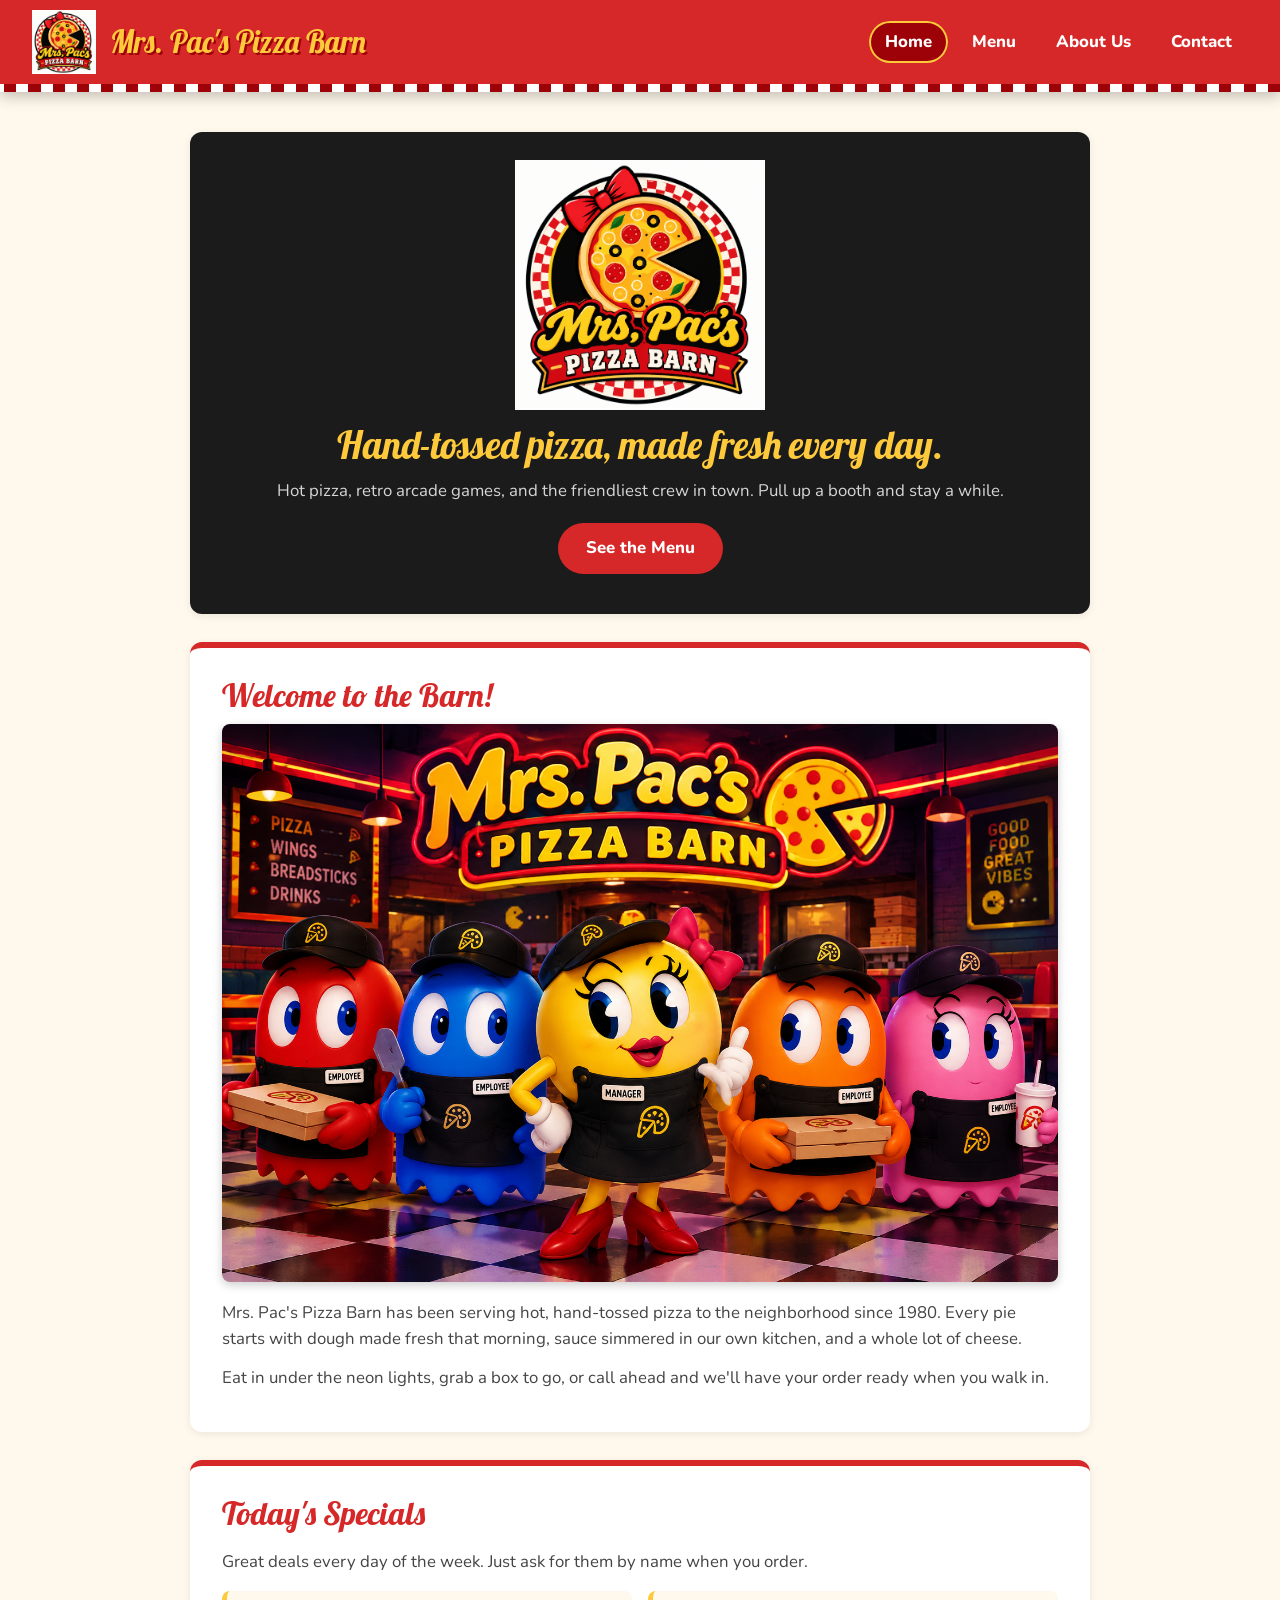
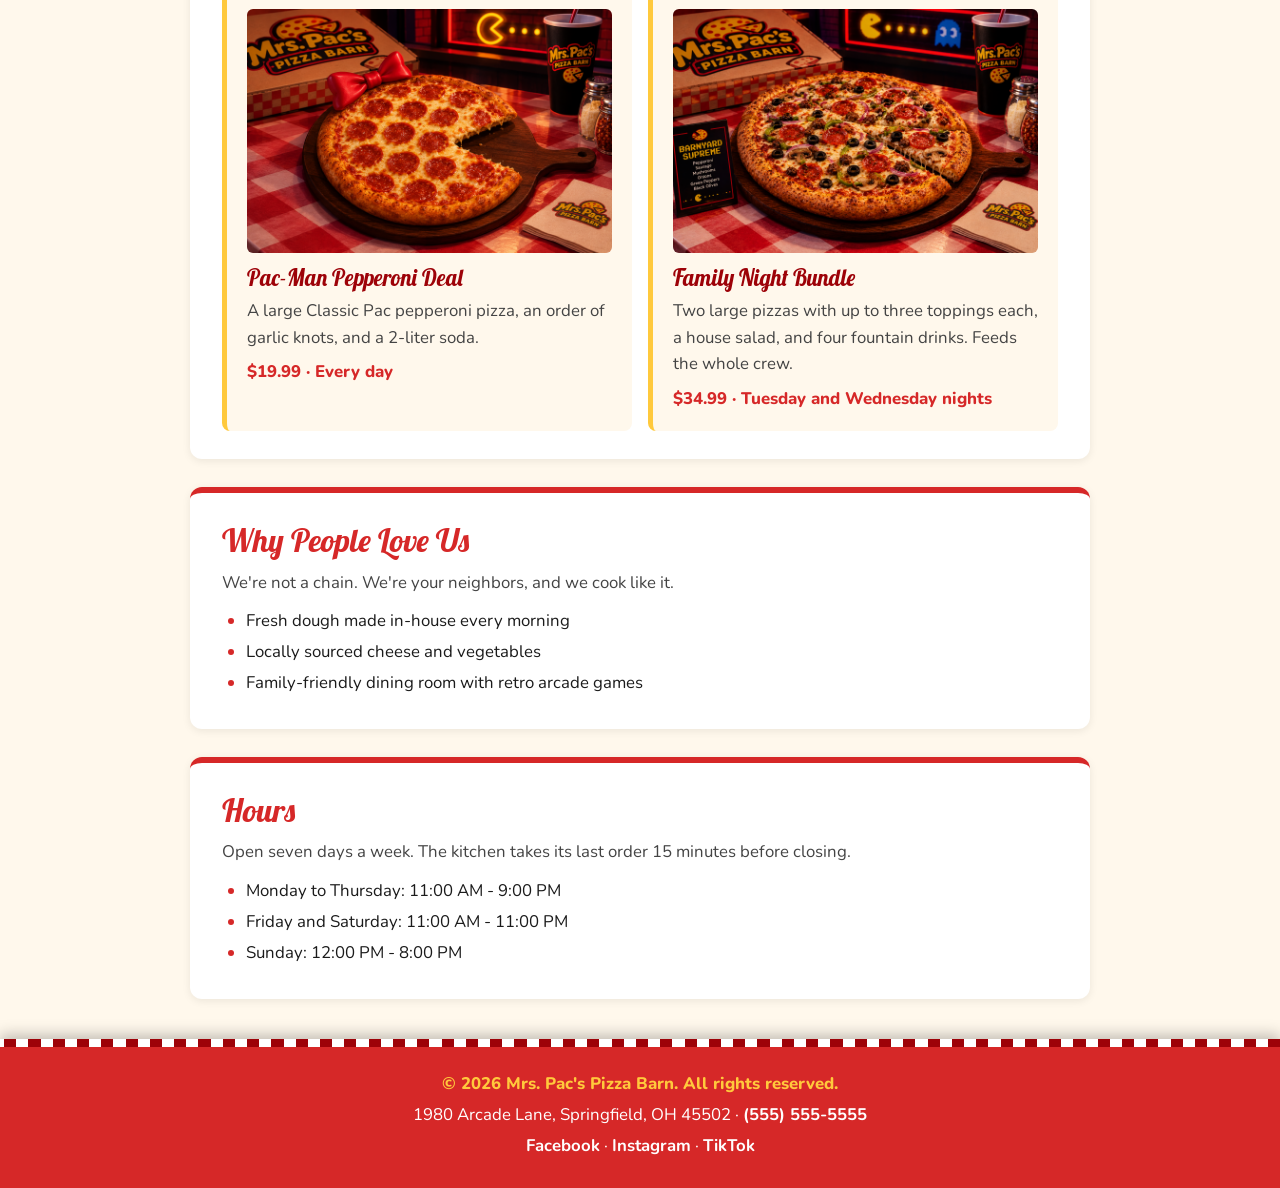
<file: index.html>
<!DOCTYPE html>
<html lang="en">
<head>
    <meta charset="UTF-8">
    <meta name="viewport" content="width=device-width, initial-scale=1.0">
    <meta name="description" content="Mrs. Pac's Pizza Barn - fresh, hand-tossed pizza made with love.">
    <title>Mrs. Pac's Pizza Barn | Home</title>

    <!-- Fonts used on the site -->
    <link rel="preconnect" href="https://fonts.googleapis.com">
    <link rel="preconnect" href="https://fonts.gstatic.com" crossorigin>
    <link href="https://fonts.googleapis.com/css2?family=Lobster&family=Nunito:wght@400;700;800&display=swap" rel="stylesheet">

    <!-- CSS file -->
    <link rel="stylesheet" href="style.css">
</head>
<body>

    <header>
        <img src="images/logo.png" alt="Mrs. Pac's Pizza Barn logo" width="64" height="64">
        <h1>Mrs. Pac's Pizza Barn</h1>

        <nav>
            <ul>
                <li><a href="index.html" aria-current="page">Home</a></li>
                <li><a href="menu.html">Menu</a></li>
                <li><a href="about.html">About Us</a></li>
                <li><a href="contact.html">Contact</a></li>
            </ul>
        </nav>
    </header>

    <main>

        <section class="hero">
            <img src="images/logo.png" alt="Mrs. Pac's Pizza Barn logo: a pizza with a slice missing, wearing a red bow, surrounded by a red and white checkered ring" width="250" height="250">
            <h2>Hand-tossed pizza, made fresh every day.</h2>
            <p>Hot pizza, retro arcade games, and the friendliest crew in town. Pull up a booth and stay a while.</p>
            <p><a href="menu.html">See the Menu</a></p>
        </section>

        <section>
            <h2>Welcome to the Barn!</h2>
            <img src="images/team.png" alt="Mrs. Pac and her four ghost employees in black aprons and caps, standing in the neon-lit restaurant holding pizza boxes, a pizza peel, and a drink" width="1200" height="800">
            <p>Mrs. Pac's Pizza Barn has been serving hot, hand-tossed pizza to the neighborhood since 1980. Every pie starts with dough made fresh that morning, sauce simmered in our own kitchen, and a whole lot of cheese.</p>
            <p>Eat in under the neon lights, grab a box to go, or call ahead and we'll have your order ready when you walk in.</p>
        </section>

        <section>
            <h2>Today's Specials</h2>
            <p>Great deals every day of the week. Just ask for them by name when you order.</p>

            <article>
                <img src="images/classic-pac.png" alt="A pepperoni pizza with one slice missing and a red bow on the crust, on a wooden board" width="1200" height="800">
                <h3>Pac-Man Pepperoni Deal</h3>
                <p>A large Classic Pac pepperoni pizza, an order of garlic knots, and a 2-liter soda.</p>
                <p class="price">$19.99 &middot; Every day</p>
            </article>

            <article>
                <img src="images/barnyard-supreme.png" alt="A Barnyard Supreme pizza loaded with pepperoni, sausage, mushrooms, onions, peppers, and olives" width="1200" height="800">
                <h3>Family Night Bundle</h3>
                <p>Two large pizzas with up to three toppings each, a house salad, and four fountain drinks. Feeds the whole crew.</p>
                <p class="price">$34.99 &middot; Tuesday and Wednesday nights</p>
            </article>
        </section>

        <section>
            <h2>Why People Love Us</h2>
            <p>We're not a chain. We're your neighbors, and we cook like it.</p>
            <ul>
                <li>Fresh dough made in-house every morning</li>
                <li>Locally sourced cheese and vegetables</li>
                <li>Family-friendly dining room with retro arcade games</li>
            </ul>
        </section>

        <section>
            <h2>Hours</h2>
            <p>Open seven days a week. The kitchen takes its last order 15 minutes before closing.</p>
            <ul>
                <li>Monday to Thursday: 11:00 AM - 9:00 PM</li>
                <li>Friday and Saturday: 11:00 AM - 11:00 PM</li>
                <li>Sunday: 12:00 PM - 8:00 PM</li>
            </ul>
        </section>

    </main>

    <footer>
        <p>&copy; 2026 Mrs. Pac's Pizza Barn. All rights reserved.</p>
        <p>1980 Arcade Lane, Springfield, OH 45502 &middot; <a href="tel:+15555555555">(555) 555-5555</a></p>
        <p><a href="#">Facebook</a> &middot; <a href="#">Instagram</a> &middot; <a href="#">TikTok</a></p>
    </footer>

</body>
</html>
</file>
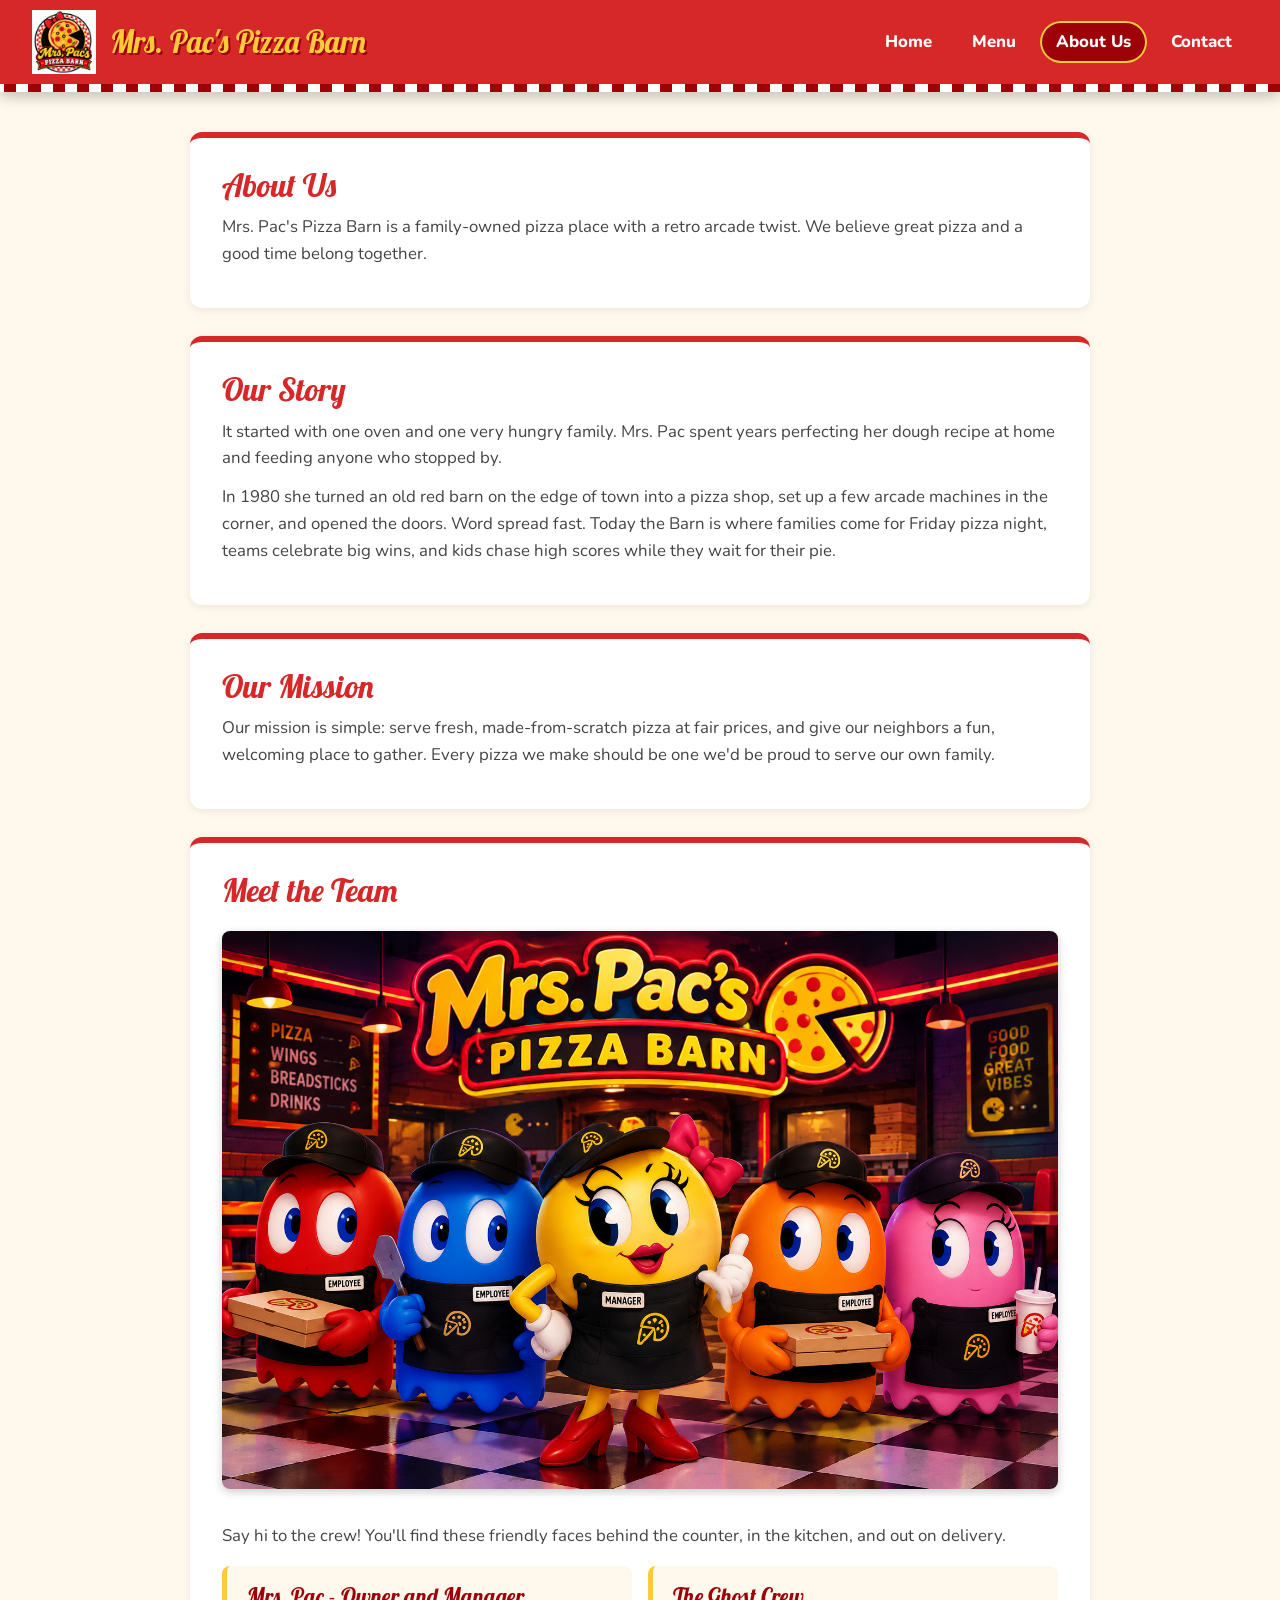
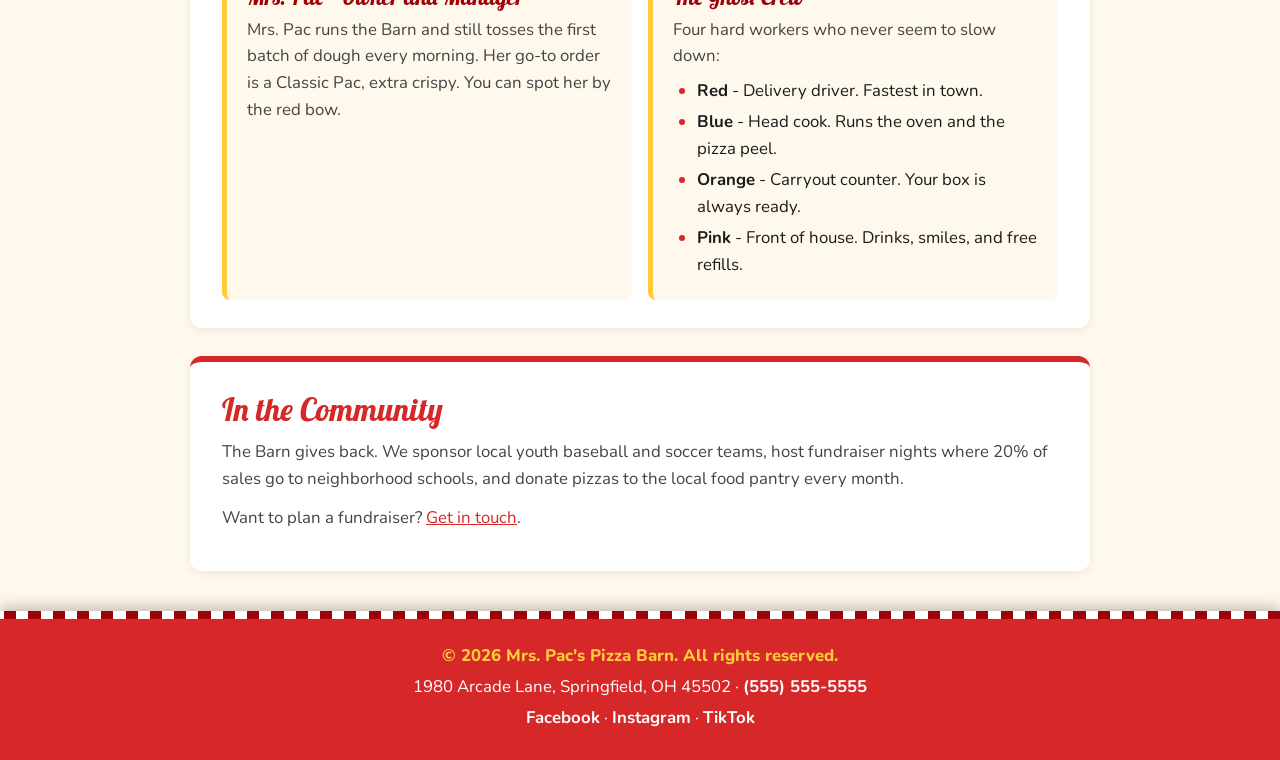
<file: about.html>
<!DOCTYPE html>
<html lang="en">
<head>
    <meta charset="UTF-8">
    <meta name="viewport" content="width=device-width, initial-scale=1.0">
    <meta name="description" content="Learn the story behind Mrs. Pac's Pizza Barn.">
    <title>Mrs. Pac's Pizza Barn | About Us</title>

    <!-- Fonts used on the site -->
    <link rel="preconnect" href="https://fonts.googleapis.com">
    <link rel="preconnect" href="https://fonts.gstatic.com" crossorigin>
    <link href="https://fonts.googleapis.com/css2?family=Lobster&family=Nunito:wght@400;700;800&display=swap" rel="stylesheet">

    <!-- CSS file -->
    <link rel="stylesheet" href="style.css">
</head>
<body>

    <header>
        <img src="images/logo.png" alt="Mrs. Pac's Pizza Barn logo" width="64" height="64">
        <h1>Mrs. Pac's Pizza Barn</h1>

        <nav>
            <ul>
                <li><a href="index.html">Home</a></li>
                <li><a href="menu.html">Menu</a></li>
                <li><a href="about.html" aria-current="page">About Us</a></li>
                <li><a href="contact.html">Contact</a></li>
            </ul>
        </nav>
    </header>

    <main>

        <section>
            <h2>About Us</h2>
            <p>Mrs. Pac's Pizza Barn is a family-owned pizza place with a retro arcade twist. We believe great pizza and a good time belong together.</p>
        </section>

        <section>
            <h2>Our Story</h2>
            <p>It started with one oven and one very hungry family. Mrs. Pac spent years perfecting her dough recipe at home and feeding anyone who stopped by.</p>
            <p>In 1980 she turned an old red barn on the edge of town into a pizza shop, set up a few arcade machines in the corner, and opened the doors. Word spread fast. Today the Barn is where families come for Friday pizza night, teams celebrate big wins, and kids chase high scores while they wait for their pie.</p>
        </section>

        <section>
            <h2>Our Mission</h2>
            <p>Our mission is simple: serve fresh, made-from-scratch pizza at fair prices, and give our neighbors a fun, welcoming place to gather. Every pizza we make should be one we'd be proud to serve our own family.</p>
        </section>

        <section>
            <h2>Meet the Team</h2>
            <img src="images/team.png" alt="Mrs. Pac in a black apron with a Manager name tag, standing with four ghost employees in red, blue, orange, and pink" width="1200" height="800">
            <p>Say hi to the crew! You'll find these friendly faces behind the counter, in the kitchen, and out on delivery.</p>

            <article>
                <h3>Mrs. Pac - Owner and Manager</h3>
                <p>Mrs. Pac runs the Barn and still tosses the first batch of dough every morning. Her go-to order is a Classic Pac, extra crispy. You can spot her by the red bow.</p>
            </article>

            <article>
                <h3>The Ghost Crew</h3>
                <p>Four hard workers who never seem to slow down:</p>
                <ul>
                    <li><strong>Red</strong> - Delivery driver. Fastest in town.</li>
                    <li><strong>Blue</strong> - Head cook. Runs the oven and the pizza peel.</li>
                    <li><strong>Orange</strong> - Carryout counter. Your box is always ready.</li>
                    <li><strong>Pink</strong> - Front of house. Drinks, smiles, and free refills.</li>
                </ul>
            </article>
        </section>

        <section>
            <h2>In the Community</h2>
            <p>The Barn gives back. We sponsor local youth baseball and soccer teams, host fundraiser nights where 20% of sales go to neighborhood schools, and donate pizzas to the local food pantry every month.</p>
            <p>Want to plan a fundraiser? <a href="contact.html">Get in touch</a>.</p>
        </section>

    </main>

    <footer>
        <p>&copy; 2026 Mrs. Pac's Pizza Barn. All rights reserved.</p>
        <p>1980 Arcade Lane, Springfield, OH 45502 &middot; <a href="tel:+15555555555">(555) 555-5555</a></p>
        <p><a href="#">Facebook</a> &middot; <a href="#">Instagram</a> &middot; <a href="#">TikTok</a></p>
    </footer>

</body>
</html>
</file>
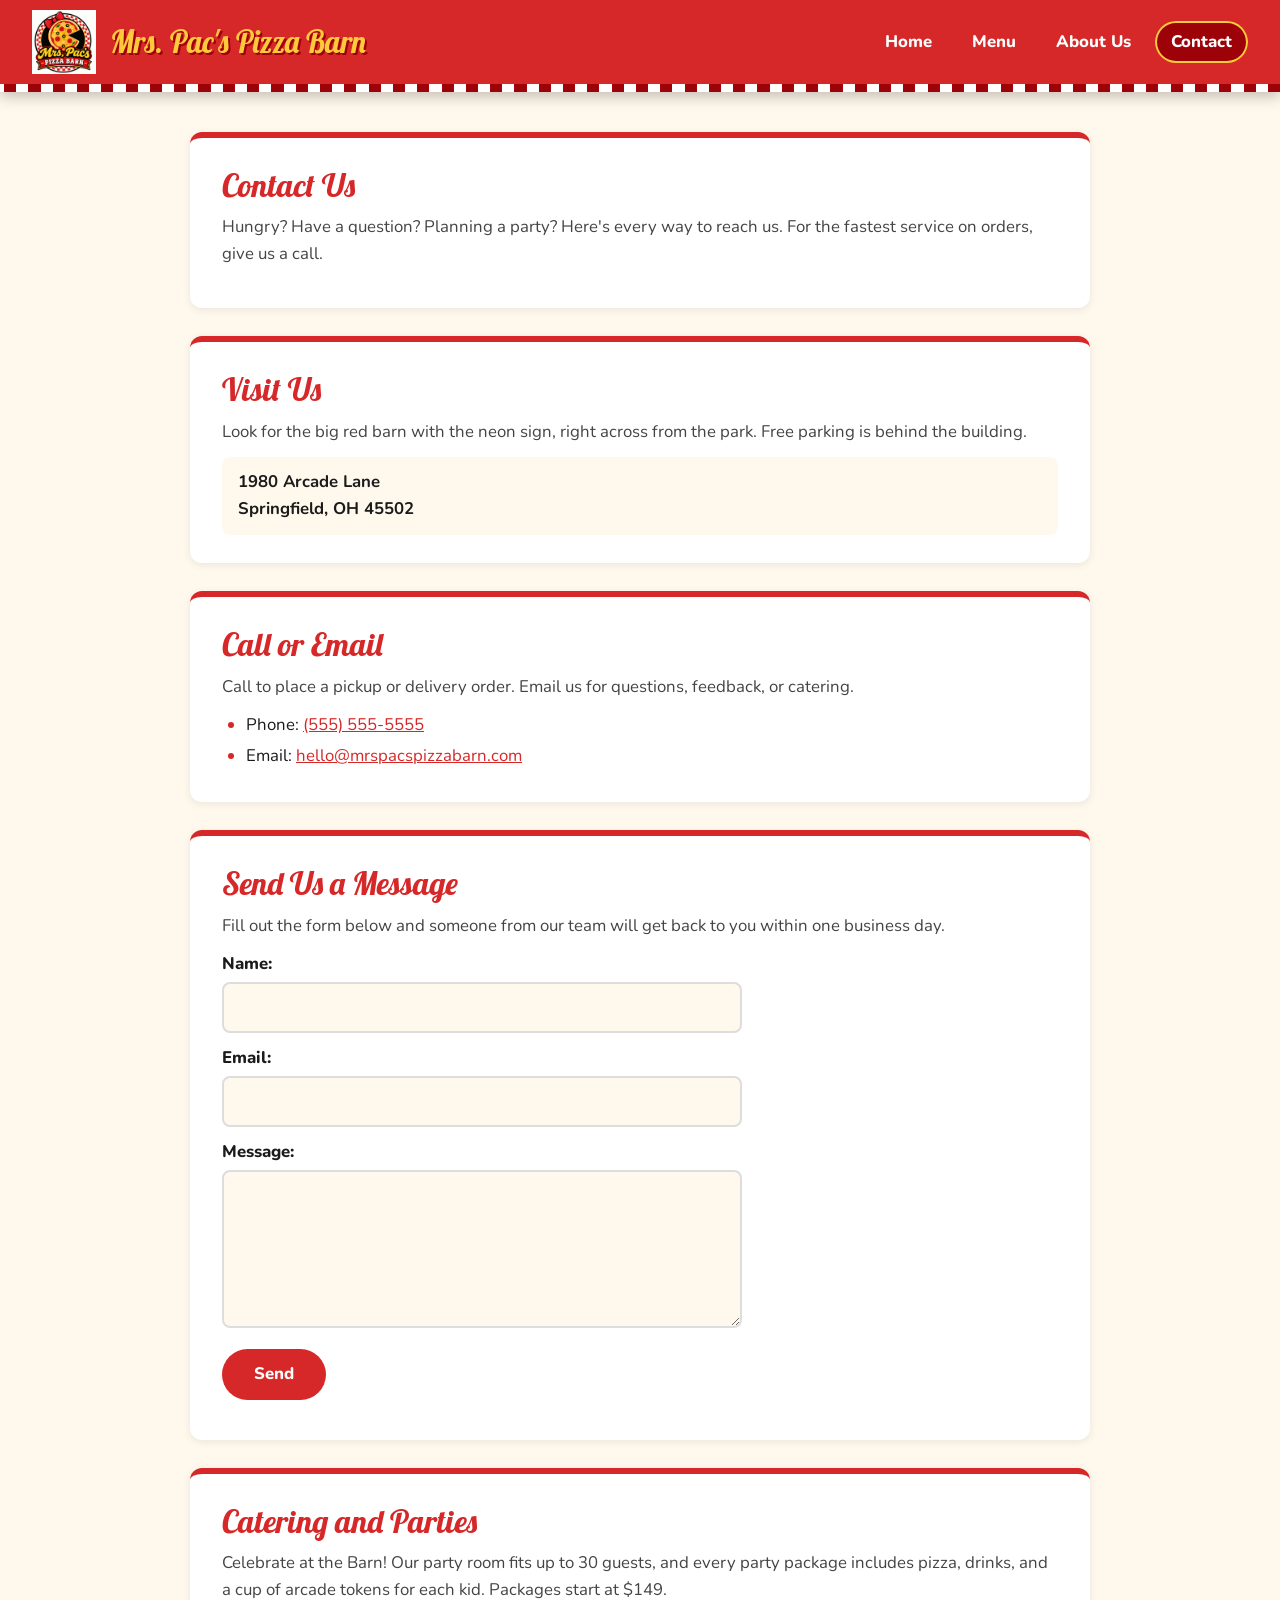
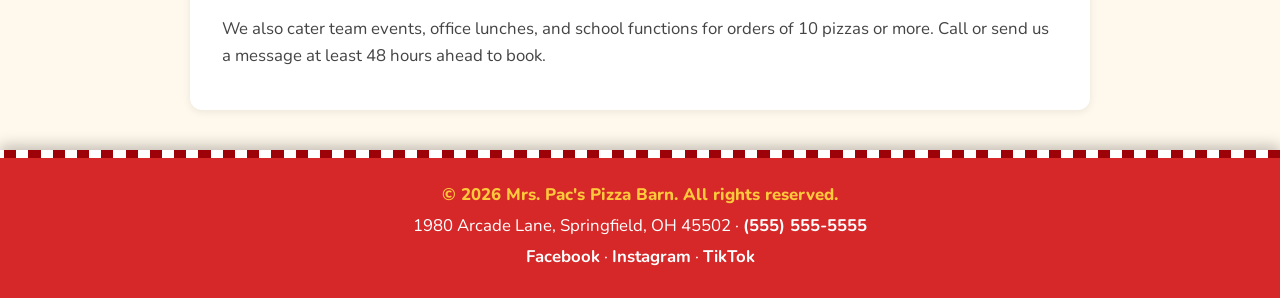
<file: contact.html>
<!DOCTYPE html>
<html lang="en">
<head>
    <meta charset="UTF-8">
    <meta name="viewport" content="width=device-width, initial-scale=1.0">
    <meta name="description" content="Contact Mrs. Pac's Pizza Barn - location, phone, and message form.">
    <title>Mrs. Pac's Pizza Barn | Contact</title>

    <!-- Fonts used on the site -->
    <link rel="preconnect" href="https://fonts.googleapis.com">
    <link rel="preconnect" href="https://fonts.gstatic.com" crossorigin>
    <link href="https://fonts.googleapis.com/css2?family=Lobster&family=Nunito:wght@400;700;800&display=swap" rel="stylesheet">

    <!-- CSS file -->
    <link rel="stylesheet" href="style.css">
</head>
<body>

    <header>
        <img src="images/logo.png" alt="Mrs. Pac's Pizza Barn logo" width="64" height="64">
        <h1>Mrs. Pac's Pizza Barn</h1>

        <nav>
            <ul>
                <li><a href="index.html">Home</a></li>
                <li><a href="menu.html">Menu</a></li>
                <li><a href="about.html">About Us</a></li>
                <li><a href="contact.html" aria-current="page">Contact</a></li>
            </ul>
        </nav>
    </header>

    <main>

        <section>
            <h2>Contact Us</h2>
            <p>Hungry? Have a question? Planning a party? Here's every way to reach us. For the fastest service on orders, give us a call.</p>
        </section>

        <section>
            <h2>Visit Us</h2>
            <p>Look for the big red barn with the neon sign, right across from the park. Free parking is behind the building.</p>
            <address>
                1980 Arcade Lane<br>
                Springfield, OH 45502
            </address>
        </section>

        <section>
            <h2>Call or Email</h2>
            <p>Call to place a pickup or delivery order. Email us for questions, feedback, or catering.</p>
            <ul>
                <li>Phone: <a href="tel:+15555555555">(555) 555-5555</a></li>
                <li>Email: <a href="mailto:hello@mrspacspizzabarn.com">hello@mrspacspizzabarn.com</a></li>
            </ul>
        </section>

        <section>
            <h2>Send Us a Message</h2>
            <p>Fill out the form below and someone from our team will get back to you within one business day.</p>

            <form>
                <p>
                    <label for="name">Name:</label>
                    <input type="text" id="name" name="name">
                </p>
                <p>
                    <label for="email">Email:</label>
                    <input type="email" id="email" name="email">
                </p>
                <p>
                    <label for="message">Message:</label>
                    <textarea id="message" name="message" rows="5"></textarea>
                </p>
                <p>
                    <button type="submit">Send</button>
                </p>
            </form>
        </section>

        <section>
            <h2>Catering and Parties</h2>
            <p>Celebrate at the Barn! Our party room fits up to 30 guests, and every party package includes pizza, drinks, and a cup of arcade tokens for each kid. Packages start at $149.</p>
            <p>We also cater team events, office lunches, and school functions for orders of 10 pizzas or more. Call or send us a message at least 48 hours ahead to book.</p>
        </section>

    </main>

    <footer>
        <p>&copy; 2026 Mrs. Pac's Pizza Barn. All rights reserved.</p>
        <p>1980 Arcade Lane, Springfield, OH 45502 &middot; <a href="tel:+15555555555">(555) 555-5555</a></p>
        <p><a href="#">Facebook</a> &middot; <a href="#">Instagram</a> &middot; <a href="#">TikTok</a></p>
    </footer>

</body>
</html>
</file>
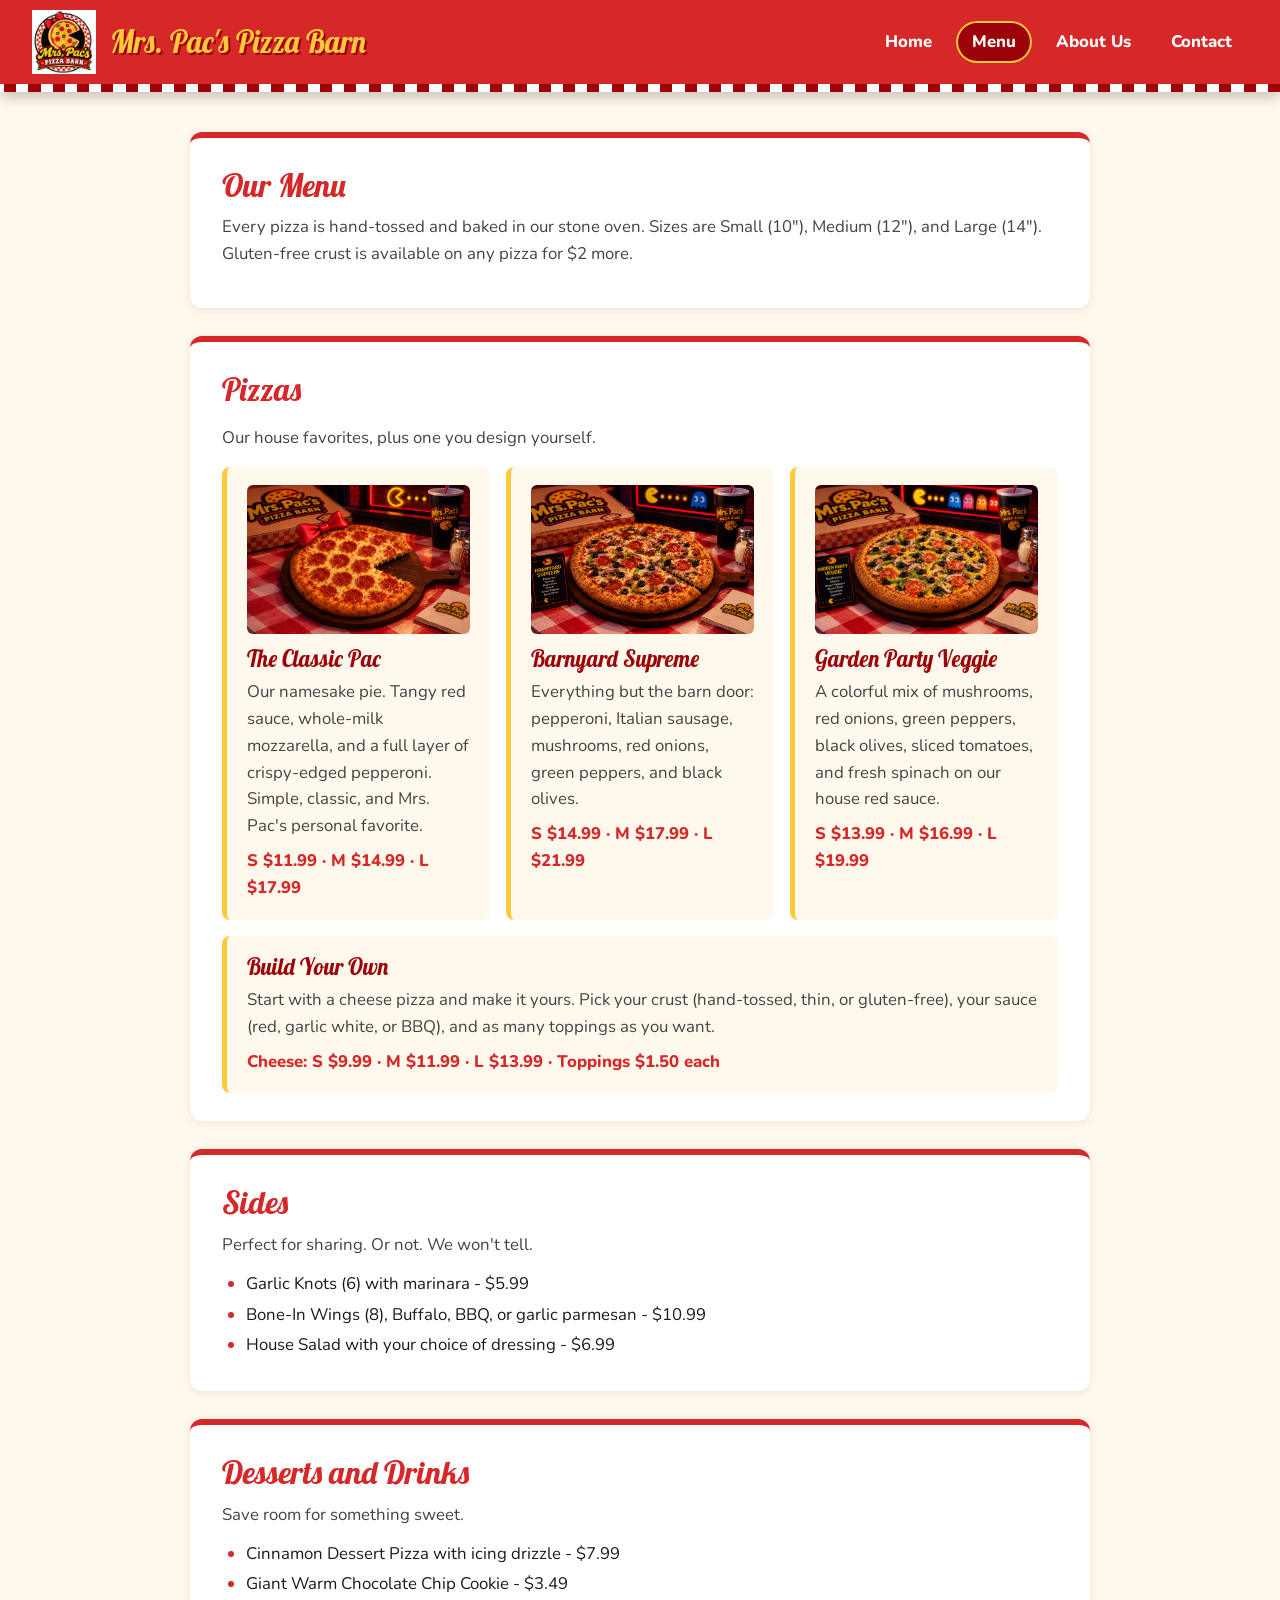
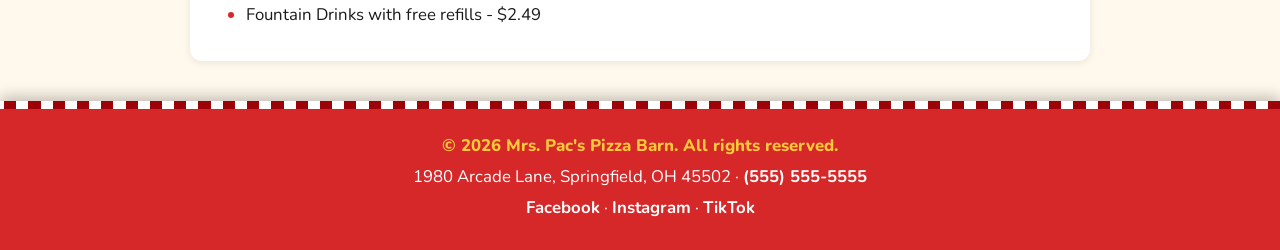
<file: menu.html>
<!DOCTYPE html>
<html lang="en">
<head>
    <meta charset="UTF-8">
    <meta name="viewport" content="width=device-width, initial-scale=1.0">
    <meta name="description" content="The full menu at Mrs. Pac's Pizza Barn - pizzas, sides, and desserts.">
    <title>Mrs. Pac's Pizza Barn | Menu</title>

    <!-- Fonts used on the site -->
    <link rel="preconnect" href="https://fonts.googleapis.com">
    <link rel="preconnect" href="https://fonts.gstatic.com" crossorigin>
    <link href="https://fonts.googleapis.com/css2?family=Lobster&family=Nunito:wght@400;700;800&display=swap" rel="stylesheet">

    <!-- CSS file -->
    <link rel="stylesheet" href="style.css">
</head>
<body>

    <header>
        <img src="images/logo.png" alt="Mrs. Pac's Pizza Barn logo" width="64" height="64">
        <h1>Mrs. Pac's Pizza Barn</h1>

        <nav>
            <ul>
                <li><a href="index.html">Home</a></li>
                <li><a href="menu.html" aria-current="page">Menu</a></li>
                <li><a href="about.html">About Us</a></li>
                <li><a href="contact.html">Contact</a></li>
            </ul>
        </nav>
    </header>

    <main>

        <section>
            <h2>Our Menu</h2>
            <p>Every pizza is hand-tossed and baked in our stone oven. Sizes are Small (10"), Medium (12"), and Large (14"). Gluten-free crust is available on any pizza for $2 more.</p>
        </section>

        <section>
            <h2>Pizzas</h2>
            <p>Our house favorites, plus one you design yourself.</p>

            <article>
                <img src="images/classic-pac.png" alt="A Classic Pac pepperoni pizza with one slice missing and a red bow on the crust" width="1200" height="800">
                <h3>The Classic Pac</h3>
                <p>Our namesake pie. Tangy red sauce, whole-milk mozzarella, and a full layer of crispy-edged pepperoni. Simple, classic, and Mrs. Pac's personal favorite.</p>
                <p class="price">S $11.99 &middot; M $14.99 &middot; L $17.99</p>
            </article>

            <article>
                <img src="images/barnyard-supreme.png" alt="A Barnyard Supreme pizza with pepperoni, sausage, mushrooms, onions, green peppers, and black olives" width="1200" height="800">
                <h3>Barnyard Supreme</h3>
                <p>Everything but the barn door: pepperoni, Italian sausage, mushrooms, red onions, green peppers, and black olives.</p>
                <p class="price">S $14.99 &middot; M $17.99 &middot; L $21.99</p>
            </article>

            <article>
                <img src="images/garden-party-veggie.jpg" alt="A Garden Party Veggie pizza with mushrooms, onions, peppers, black olives, tomatoes, and spinach" width="1200" height="800">
                <h3>Garden Party Veggie</h3>
                <p>A colorful mix of mushrooms, red onions, green peppers, black olives, sliced tomatoes, and fresh spinach on our house red sauce.</p>
                <p class="price">S $13.99 &middot; M $16.99 &middot; L $19.99</p>
            </article>

            <article>
                <h3>Build Your Own</h3>
                <p>Start with a cheese pizza and make it yours. Pick your crust (hand-tossed, thin, or gluten-free), your sauce (red, garlic white, or BBQ), and as many toppings as you want.</p>
                <p class="price">Cheese: S $9.99 &middot; M $11.99 &middot; L $13.99 &middot; Toppings $1.50 each</p>
            </article>
        </section>

        <section>
            <h2>Sides</h2>
            <p>Perfect for sharing. Or not. We won't tell.</p>
            <ul>
                <li>Garlic Knots (6) with marinara - $5.99</li>
                <li>Bone-In Wings (8), Buffalo, BBQ, or garlic parmesan - $10.99</li>
                <li>House Salad with your choice of dressing - $6.99</li>
            </ul>
        </section>

        <section>
            <h2>Desserts and Drinks</h2>
            <p>Save room for something sweet.</p>
            <ul>
                <li>Cinnamon Dessert Pizza with icing drizzle - $7.99</li>
                <li>Giant Warm Chocolate Chip Cookie - $3.49</li>
                <li>Fountain Drinks with free refills - $2.49</li>
            </ul>
        </section>

    </main>

    <footer>
        <p>&copy; 2026 Mrs. Pac's Pizza Barn. All rights reserved.</p>
        <p>1980 Arcade Lane, Springfield, OH 45502 &middot; <a href="tel:+15555555555">(555) 555-5555</a></p>
        <p><a href="#">Facebook</a> &middot; <a href="#">Instagram</a> &middot; <a href="#">TikTok</a></p>
    </footer>

</body>
</html>
</file>
<file: style.css>
/* Mrs. Pac's Pizza Barn - styles for all four pages */


/* Main colors and sizes used around the site */
:root {
    --red: #d62828;        
    --red-dark: #9d0208;   
    --yellow: #ffc93c;     
    --cream: #fff8ec;      
    --white: #ffffff;      
    --black: #1b1b1b;      
    --gray: #444444;       

    --content-width: 900px;
    --radius: 12px;        
    --shadow: 0 4px 14px rgba(0, 0, 0, 0.25);
}


/* Basic page styles */
* {
    box-sizing: border-box;
    margin: 0;
    padding: 0;
}

body {
    font-family: "Nunito", Arial, sans-serif;
    font-size: 1.05rem;
    line-height: 1.6;
    color: var(--black);
    background-color: var(--cream);

    /* Helps keep the footer at the bottom on short pages */
    display: flex;
    flex-direction: column;
    min-height: 100vh;
}

/* Use the same heading font throughout the site */
h1,
h2,
h3 {
    font-family: "Lobster", Georgia, serif;
    font-weight: 400;
    line-height: 1.2;
}

a {
    color: var(--red);
}


/* Header stays at the top when the page scrolls */
header {
    position: sticky;
    top: 0;
    z-index: 100;    

    display: flex;
    align-items: center;
    gap: 14px;
    padding: 10px 32px;

    background-color: var(--red);
    color: var(--white);
    box-shadow: var(--shadow);

    /* Checkered border to match the restaurant logo */
    border-bottom: 8px solid transparent;
    border-image: repeating-linear-gradient(
        90deg,
        var(--white) 0 12px,
        var(--red-dark) 12px 24px
    ) 8;
}

/* Header logo */
header img {
    width: 64px;
    height: 64px;
}

/* Restaurant name */
header h1 {
    font-size: 1.9rem;
    color: var(--yellow);
    text-shadow: 2px 2px 0 var(--red-dark);  /* clear, bold text */
}


/* Navigation links */
nav {
    margin-left: auto;
}

nav ul {
    display: flex;
    flex-wrap: wrap;
    gap: 8px;
    list-style: none;
}

nav a {
    display: block;
    padding: 8px 16px;
    border-radius: 999px;  /* pill shape */

    color: var(--white);
    font-weight: 800;
    text-decoration: none;


    transition: background-color 0.2s ease,
                color 0.2s ease,
                transform 0.2s ease;
}

/* Change the link color when hovered or focused */
nav a:hover,
nav a:focus-visible {
    background-color: var(--yellow);
    color: var(--red-dark);
    transform: translateY(-2px);
}

/* Highlight the current page */
nav a[aria-current="page"] {
    background-color: var(--red-dark);
    box-shadow: inset 0 0 0 2px var(--yellow);
}


/* Center the main content with Flexbox */
main {
    flex: 1;

    display: flex;
    flex-direction: column;
    align-items: center;
    gap: 28px;

    padding: 40px 20px;
}


/* Main sections and their content */
section {
    width: 100%;
    max-width: var(--content-width);
    padding: 28px 32px;

    background-color: var(--white);
    border-top: 6px solid var(--red);
    border-radius: var(--radius);
    box-shadow: 0 2px 8px rgba(0, 0, 0, 0.08);
}

section h2 {
    font-size: 2rem;
    color: var(--red);
    margin-bottom: 10px;
}

section p {
    color: var(--gray);
    margin-bottom: 12px;
}

/* Images placed directly inside a section */
section > img {
    display: block;
    width: 100%;
    height: auto;
    margin: 6px 0 18px;
    border-radius: 8px;
    box-shadow: 0 3px 10px rgba(0, 0, 0, 0.2);
}

/* Make prices stand out */
.price {
    font-weight: 800;
    color: var(--red);
}

/* Arrange article cards in rows that wrap on smaller screens */
section:has(article) {
    display: flex;
    flex-wrap: wrap;
    gap: 16px;
}

/* Keep the section heading and intro above the cards */
section:has(article) > h2,
section:has(article) > p {
    flex-basis: 100%;
    margin-bottom: 0;
}

article {
    flex: 1 1 240px;
    padding: 18px 20px;

    background-color: var(--cream);
    border-left: 5px solid var(--yellow);
    border-radius: 8px;
    transition: transform 0.2s ease;
}

article:hover {
    transform: translateY(-3px);
}

/* Keep menu photos the same shape */
article img {
    display: block;
    width: 100%;
    height: auto;
    aspect-ratio: 3 / 2;
    object-fit: cover;
    border-radius: 6px;
    margin-bottom: 12px;
}

article h3 {
    font-size: 1.4rem;
    color: var(--red-dark);
    margin-bottom: 6px;
}

article p {
    margin-bottom: 8px;
}

article p:last-child {
    margin-bottom: 0;
}

/* Lists */
section ul {
    padding-left: 24px;
}

section li {
    margin-bottom: 4px;
}

section li::marker {
    color: var(--red);
}


/* Homepage banner */
.hero {
    display: flex;
    flex-direction: column;
    align-items: center;
    text-align: center;

    border-top: none;
    background-color: var(--black);
    color: var(--white);
}

.hero img {
    width: 250px;           /* keeps the logo from stretching full width */
    max-width: 100%;
    height: auto;
    margin: 0 0 12px;
    border-radius: 0;
    box-shadow: none;
}

.hero h2 {
    color: var(--yellow);
    font-size: 2.4rem;
}

.hero p {
    color: #d6d6d6;
}

/* Menu link styled like a button */
.hero a {
    display: inline-block;
    margin-top: 6px;
    padding: 12px 28px;
    border-radius: 999px;

    background-color: var(--red);
    color: var(--white);
    font-weight: 800;
    text-decoration: none;
    transition: background-color 0.2s ease, transform 0.2s ease;
}

.hero a:hover {
    background-color: var(--yellow);
    color: var(--red-dark);
    transform: scale(1.05);
}


/* Contact page address and form */
address {
    font-style: normal;
    font-weight: 700;
    padding: 12px 16px;
    background-color: var(--cream);
    border-radius: 8px;
}

form {
    max-width: 520px;
}

label {
    display: block;
    font-weight: 800;
    color: var(--black);
    margin-bottom: 4px;
}

input,
textarea {
    width: 100%;
    padding: 10px 12px;
    font: inherit;
    border: 2px solid #ddd;
    border-radius: 8px;
    background-color: var(--cream);
}

/* Show which form field is selected */
input:focus,
textarea:focus {
    outline: none;
    border-color: var(--red);
}

button {
    padding: 12px 32px;
    font: inherit;
    font-weight: 800;
    color: var(--white);
    background-color: var(--red);
    border: none;
    border-radius: 999px;
    cursor: pointer;
    transition: background-color 0.2s ease;
}

button:hover {
    background-color: var(--red-dark);
}


/* Footer uses the same colors as the header */
footer {
    padding: 24px 32px;
    text-align: center;

    background-color: var(--red);
    color: var(--white);
    box-shadow: 0 -4px 14px rgba(0, 0, 0, 0.25);

    /* Matching checkered border */
    border-top: 8px solid transparent;
    border-image: repeating-linear-gradient(
        90deg,
        var(--white) 0 12px,
        var(--red-dark) 12px 24px
    ) 8;
}

footer p:first-child {
    font-weight: 800;
    color: var(--yellow);
}

footer p {
    margin-bottom: 4px;
}

/* Footer links */
footer a {
    color: var(--white);
    font-weight: 700;
    text-decoration: none;
    border-bottom: 2px solid transparent;
    transition: border-color 0.2s ease, color 0.2s ease;
}

footer a:hover {
    color: var(--yellow);
    border-bottom-color: var(--yellow);
}


/* Adjust the layout for phones and smaller screens */
@media (max-width: 760px) {
    header {
        flex-wrap: wrap;
        justify-content: center;
        padding: 8px 16px;
    }

    header img {
        width: 44px;
        height: 44px;
    }

    header h1 {
        font-size: 1.5rem;
    }

    nav {
        margin-left: 0;
        width: 100%;
    }

    nav ul {
        justify-content: center;
        gap: 4px;
    }

    nav a {
        padding: 6px 12px;
        font-size: 0.95rem;
    }

    section {
        padding: 22px 20px;
    }
}
</file>
